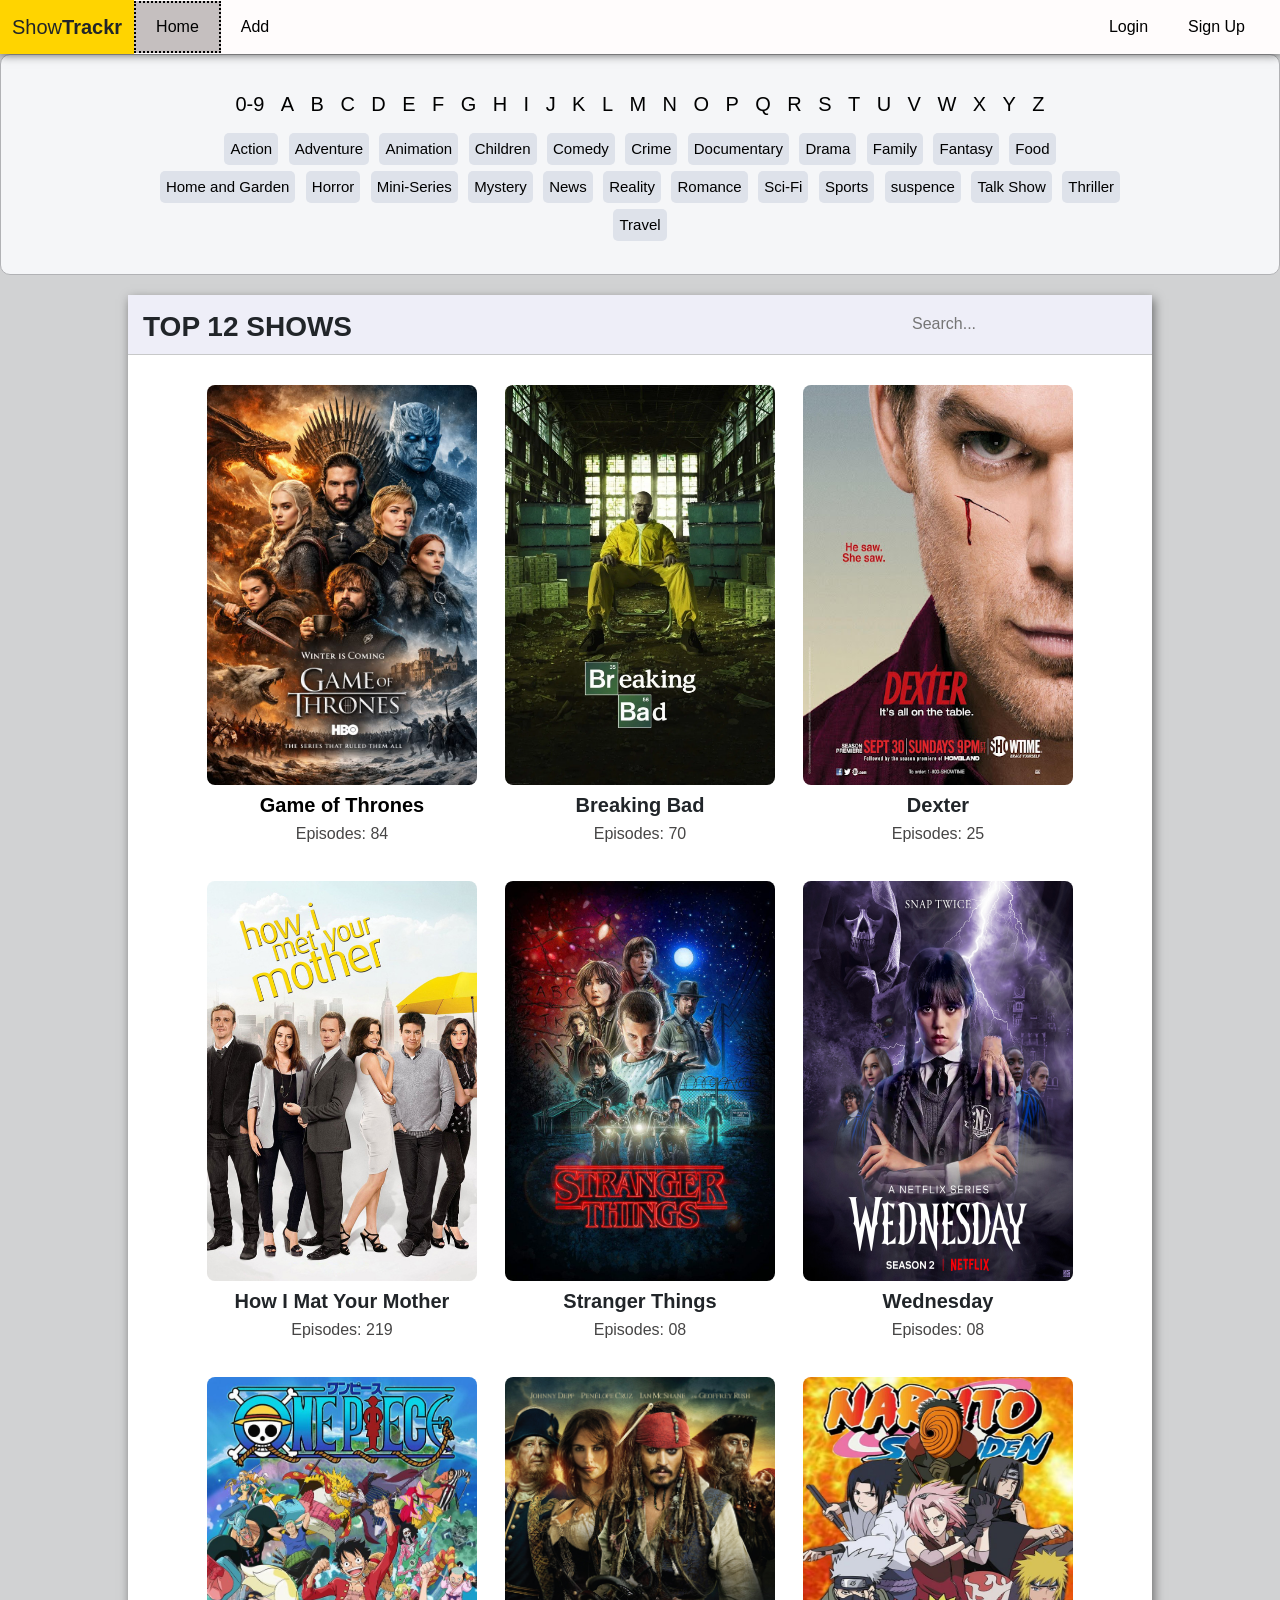
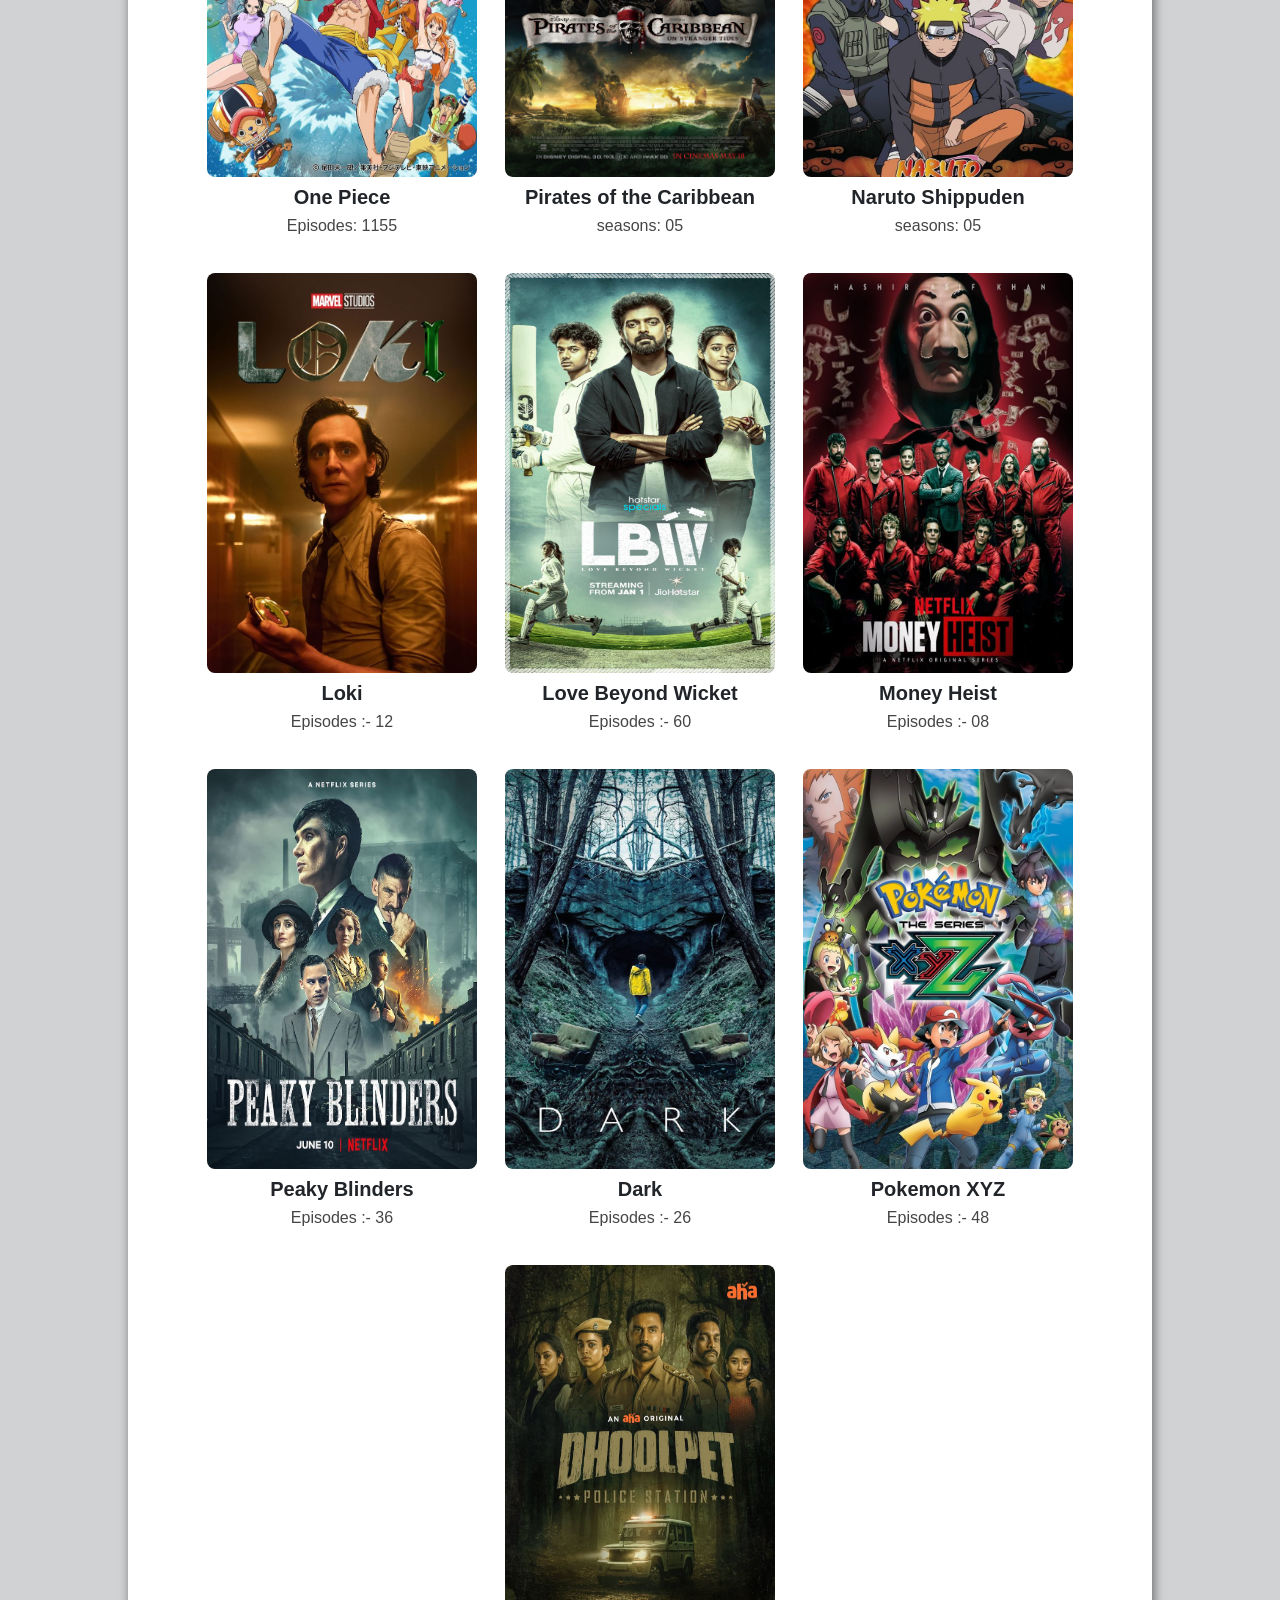
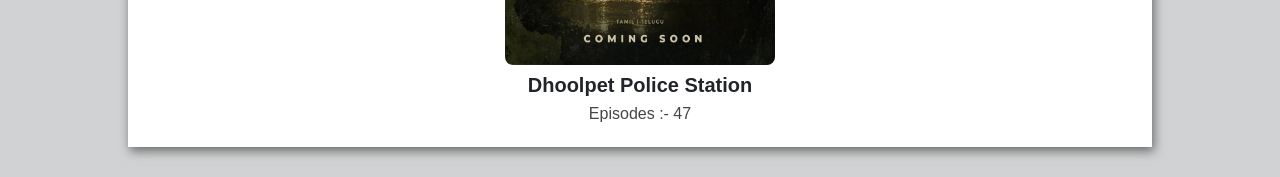
<file: index.html>
<!doctype html>
<html lang="en">
  <head>
    <meta charset="UTF-8" />
    <meta name="viewport" content="width=device-width, initial-scale=1.0" />
    <title>ShowTrackr</title>
    <link
      href="https://cdn.jsdelivr.net/npm/bootstrap@5.3.0/dist/css/bootstrap.min.css"
      rel="stylesheet"
    />
    <link rel="stylesheet" href="css/style.css" />
  </head>
  <body>
    <!-- Nav Bar -->

    <nav class="navbar">
      <div class="navbar-container">
         
        <div class="logo">Show<b>Trackr</b></div>

        <div class="left-menu">
          <a class="nav-link" id="nav-select" href="index.html">Home</a>
          <a class="nav-link" href="add.html">Add</a>
        </div>

        <div class="right-links">
          <a class="nav-link" href="login.html">Login</a>
          <a class="nav-link" href="signup.html">Sign Up</a>
        </div>
      </div>
    </nav>

    <section class="search">
      <div class="alphabet">
        <button onclick="letterfilter('0-9')">0-9</button>
        <button onclick="letterfilter('A')">A</button>
        <button onclick="letterfilter('B')">B</button>
        <button onclick="letterfilter('C')">C</button>
        <button onclick="letterfilter('D')">D</button>
        <button onclick="letterfilter('E')">E</button>
        <button onclick="letterfilter('F')">F</button>
        <button onclick="letterfilter('G')">G</button>
        <button onclick="letterfilter('H')">H</button>
        <button onclick="letterfilter('I')">I</button>
        <button onclick="letterfilter('J')">J</button>
        <button onclick="letterfilter('K')">K</button>
        <button onclick="letterfilter('L')">L</button>
        <button onclick="letterfilter('M')">M</button>
        <button onclick="letterfilter('N')">N</button>
        <button onclick="letterfilter('O')">O</button>
        <button onclick="letterfilter('P')">P</button>
        <button onclick="letterfilter('Q')">Q</button>
        <button onclick="letterfilter('R')">R</button>
        <button onclick="letterfilter('S')">S</button>
        <button onclick="letterfilter('T')">T</button>
        <button onclick="letterfilter('U')">U</button>
        <button onclick="letterfilter('V')">V</button>
        <button onclick="letterfilter('W')">W</button>
        <button onclick="letterfilter('X')">X</button>
        <button onclick="letterfilter('Y')">Y</button>
        <button onclick="letterfilter('Z')">Z</button>
      </div>

      <div class="categories">
        <button onclick="categoryfilter('Action')">Action</button>
        <button onclick="categoryfilter('Adventure')">Adventure</button>
        <button onclick="categoryfilter('Animation')">Animation</button>
        <button onclick="categoryfilter('Children')">Children</button>
        <button onclick="categoryfilter('Comedy')">Comedy</button>
        <button onclick="categoryfilter('Crime')">Crime</button>
        <button onclick="categoryfilter('Documentary')">Documentary</button>
        <button onclick="categoryfilter('Drama')">Drama</button>
        <button onclick="categoryfilter('Family')">Family</button>
        <button onclick="categoryfilter('Fantasy')">Fantasy</button>
        <button onclick="categoryfilter('Food')">Food</button>
        <button onclick="categoryfilter('Home-and-Garden')">Home and Garden</button>
        <button onclick="categoryfilter('Horror')">Horror</button>
        <button onclick="categoryfilter('Mini-Series')">Mini-Series</button>
        <button onclick="categoryfilter('Mystery')">Mystery</button>
        <button onclick="categoryfilter('News')">News</button>
        <button onclick="categoryfilter('Reality')">Reality</button>
        <button onclick="categoryfilter('Romance')">Romance</button>
        <button onclick="categoryfilter('Sci-Fi')">Sci-Fi</button>
        <button onclick="categoryfilter('Sports')">Sports</button>
        <button onclick="categoryfilter('Suspence')">suspence</button>
        <button onclick="categoryfilter('Talk-Show')">Talk Show</button>
        <button onclick="categoryfilter('Thriller')">Thriller</button>
        <button onclick="categoryfilter('Travel')">Travel</button>
      </div>
    </section>

    <section class="container-home">
      <div class="header-home">
        <h3>TOP 12 SHOWS</h3>
        <input type="search" placeholder="Search..." />
      </div>
      <hr />

      <div class="cards">
        <div class="card" data-category="Drama Fantasy Action Adventure">
          <img src="assets/Images/GOT-image.jpg" alt="GOT" />
          <a href="detail.html" class="got"><h5>Game of Thrones</h5></a>
          <p>Episodes: 84</p>
        </div>
        <div class="card" data-category="Crime Drama Thriller Comedy">
          <img src="assets/Images/Breaking Bad.webp" alt="Braking Bad" />
          <h5>Breaking Bad</h5>
          <p>Episodes: 70</p>
        </div>
        <div class="card" data-category="Drama Thriller Drama Comedy">
          <img src="assets/Images/Dexter.jpg" alt="Dexter" />
          <h5>Dexter</h5>
          <p>Episodes: 25</p>
        </div>
        <div class="card" data-category="Romance Comedy ">
          <img
            src="assets/Images/How I Mat Your Mother.jpg"
            alt="How I Mat Your Mother" 
          />
          <h5>How I Mat Your Mother</h5>
          <p>Episodes: 219</p>
        </div>
        <div class="card" data-category="Sci-Fi Horror Drama Thriller Mystery Fantasy">
          <img src="assets/Images/Stranger Things.jpg" alt="Stranger Things" />
          <h5>Stranger Things</h5>
          <p>Episodes: 08</p>
        </div>
        <div class="card" data-category="Horror Fantasy Drama Mystery">
          <img src="assets/Images/Wednesday-2.jpg" alt="Wednesday-2" />
          <h5>Wednesday</h5>
          <p>Episodes: 08</p>
        </div>
        <div class="card" data-category="Action Adventure Fantasy Comedy Animation">
          <img src="assets/Images/One Piece.jpg" alt="One Piece" />
          <h5>One Piece</h5>
          <p>Episodes: 1155</p>
        </div>
        <div class="card" data-category="Fantasy Adventure Action"> 
          <img
            src="assets/Images/Pirates of the Caribbean.jpg"
            alt="Pirates of the Caribbean"
          />
          <h5>Pirates of the Caribbean</h5>
          <p>seasons: 05</p>
        </div>
        <div class="card" data-category="Action Adventure Fantasy Animation">
          <img
            src="assets/Images/naruto.jpg"
            alt="Naruto Shippuden"
          />
          <h5>Naruto Shippuden</h5>
          <p>seasons: 05</p>
        </div>
        <div class="card" data-category="Fantasy Sci-Fi Action Adventure">
          <img
            src="assets/Images/loki.jpg"
            alt="Loki"
          />
          <h5>Loki</h5>
          <p>Episodes :- 12</p>
        </div>
        <div class="card" data-category="Drama Romance Sports">
          <img
            src="assets/Images/lbw.jpg"
            alt="Love Beyond Wicket"
          />
          <h5>Love Beyond Wicket</h5>
          <p>Episodes :- 60</p>
        </div>
        <div class="card" data-category="Crime Drama Thriller Action Suspence"> 
          <img
            src="assets/Images/money heist.jpg"
            alt="Money Heist"
          />
          <h5>Money Heist</h5>
          <p>Episodes :- 08</p>
        </div>
        <div class="card" data-category="Crime Drama Thriller">
          <img
            src="assets/Images/peaky blinders.jpg"
            alt="Peaky Blinders"
          />
          <h5>Peaky Blinders</h5>
          <p>Episodes :- 36</p>
        </div>
        <div class="card" data-category="Thriller Mystery Suspence Horror">
          <img
            src="assets/Images/dark.jpg"
            alt="Dark"
          />
          <h5>Dark</h5>
          <p>Episodes :- 26</p>
        </div>
        <div class="card" data-category="Adventure Comedy Action Fantasy Drama">
          <img
            src="assets/Images/pokemon-xyz.jpg"
            alt="Pokemon"
          />
          <h5>Pokemon XYZ</h5>
          <p>Episodes :- 48</p>
        </div>
        <div class="card" data-category="Crime Thriller Drama Mystery Suspence">
          <img
            src="assets/Images/dhoolpet-police.jpg"
            alt="Dhoolpet Police Station"
          />
          <h5>Dhoolpet Police Station</h5>
          <p>Episodes :- 47</p>
        </div>
      </div>
    </section>
    <script src="/js/home.js"></script>
  </body>
</html>
</file>
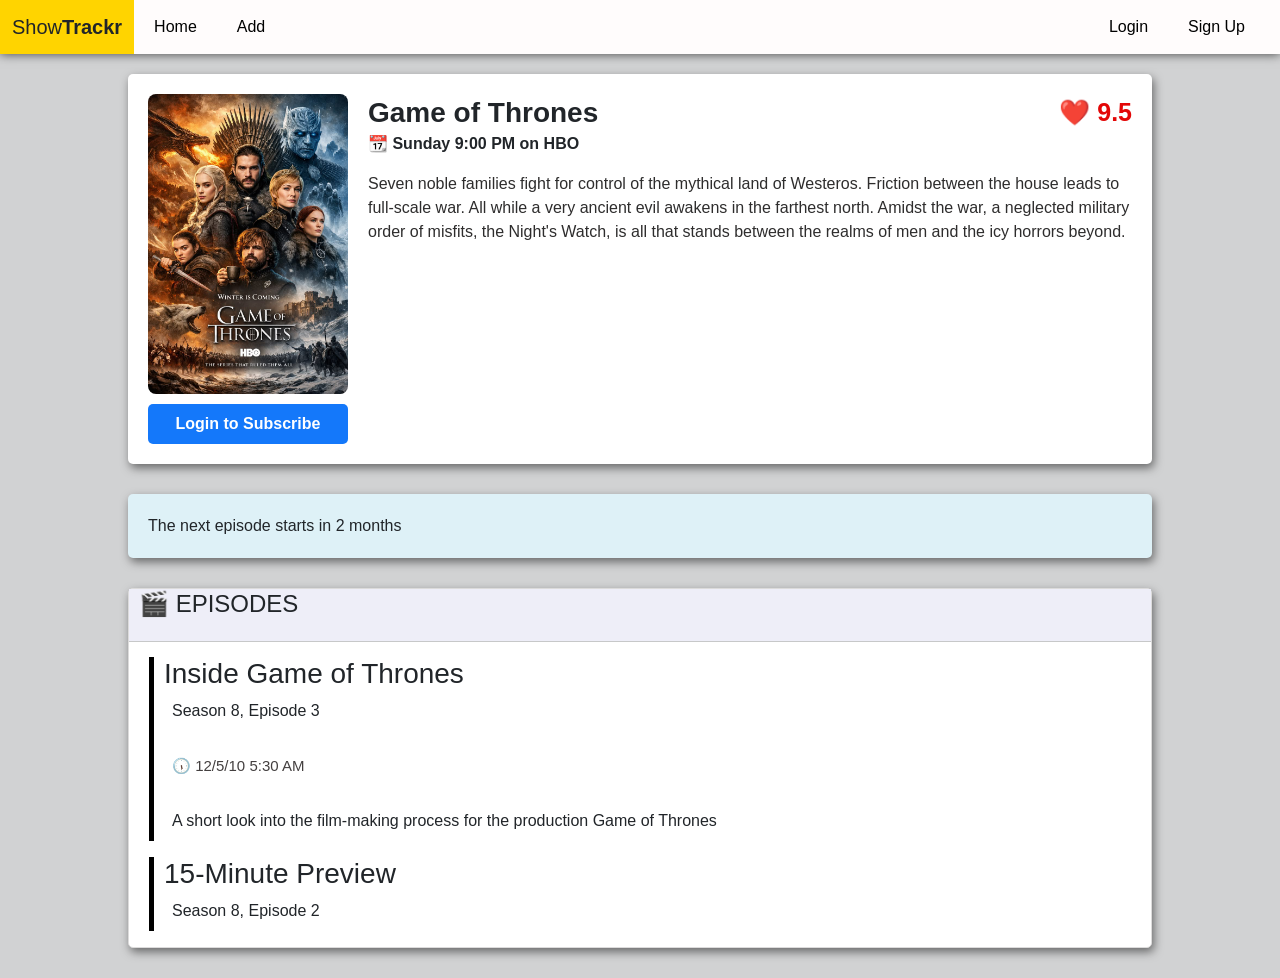
<file: detail.html>
<!doctype html>
<html lang="en">
  <head>
    <meta charset="UTF-8" />
    <meta name="viewport" content="width=device-width, initial-scale=1.0" />
    <title>ShowTracker</title>
    <link href="https://cdn.jsdelivr.net/npm/bootstrap@5.3.0/dist/css/bootstrap.min.css" rel="stylesheet">
    <link rel="stylesheet" href="css/style.css" />
  </head>
  <body>
    <nav class="navbar">
  <div class="navbar-container">

    <!-- Logo -->
    <div class="logo">Show<b>Trackr</b></div>

    <!-- Left menu -->
    <div class="left-menu">
      <a class="nav-link" href="index.html">Home</a>
      <a class="nav-link" href="add.html">Add</a>
    </div>

    <!-- Right menu -->
    <div class="right-links">
      <a class="nav-link" href="login.html">Login</a>
      <a class="nav-link" href="signup.html">Sign Up</a>
    </div>

  </div>
</nav>

    <!-- Detail Page -->

    <section class="container-detail">
      <div class="detail-card">
        <img src="assets/Images/GOT-image.jpg" alt="Game of Thrones" />

        <div class="details">
          <div class="header-detail">
            <h3>Game of Thrones</h3>

            <div class="rating">❤️ 9.5</div>
          </div>

          <p class="schedule">📆 Sunday 9:00 PM on HBO</p>
          <p class="description">
            Seven noble families fight for control of the mythical land of
            Westeros. Friction between the house leads to full-scale war. All
            while a very ancient evil awakens in the farthest north. Amidst the
            war, a neglected military order of misfits, the Night's Watch, is
            all that stands between the realms of men and the icy horrors
            beyond.
          </p>

          
        </div>
      </div>
      <div><button class="subscribe" onclick="redirectSubscribe()"><a href="#">Login to Subscribe</a></button></div>
    </section>
    <section class="next-episode">
      The next episode starts in 2 months
    </section>
    <section class="container-episodes">
      
        <div class="episodes-header">
        <h4>🎬 EPISODES</h4>
        </div>
        <hr>
        <div class="episode">
          <h3>Inside Game of Thrones</h3>
          <p>Season 8, Episode 3</p>
          <p class="time">🕠 12/5/10 5:30 AM</p>
          <p>
            A short look into the film-making process for the production Game of
            Thrones
          </p>
        </div>
        <div class="episode">
          <h3>15-Minute Preview</h3>
          <p>Season 8, Episode 2</p>
        </div>
      
    </section>
    <script src="js/detail.js"></script>
  </body>
</html>
</file>
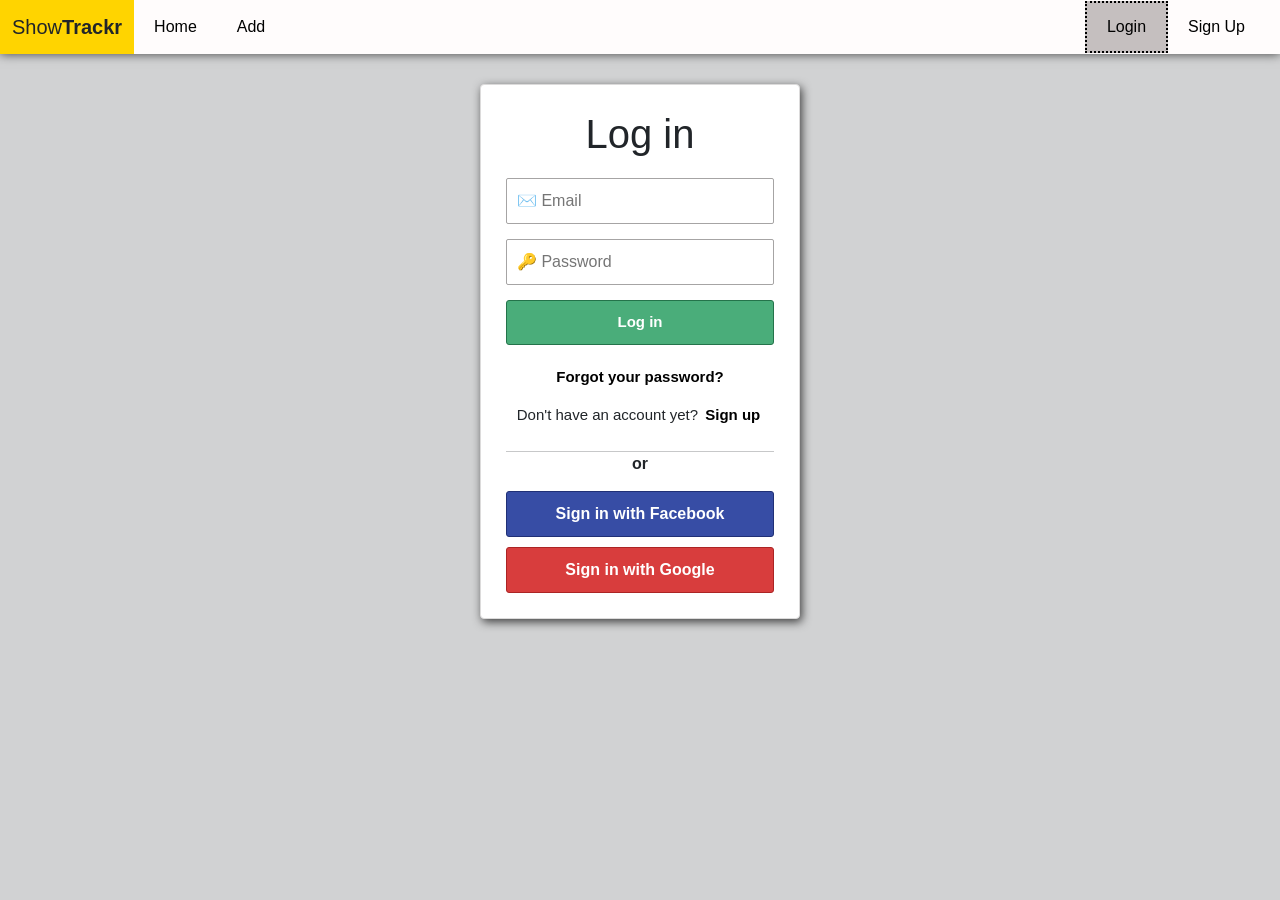
<file: login.html>
<!doctype html>
<html lang="en">
  <head>
    <meta charset="UTF-8" />
    <meta name="viewport" content="width=device-width, initial-scale=1.0" />
    <title>ShowTrackr</title>
    <link href="https://cdn.jsdelivr.net/npm/bootstrap@5.3.0/dist/css/bootstrap.min.css" rel="stylesheet">
    <link rel="stylesheet" href="css/style.css" />
    
  </head>
  <body>
    <nav class="navbar">
  <div class="navbar-container">

    <!-- Logo -->
    <div class="logo">Show<b>Trackr</b></div>

    <!-- Left menu -->
    <div class="left-menu">
      <a class="nav-link" id="nav-home" href="index.html">Home</a>
      <a class="nav-link" href="add.html">Add</a>
    </div>

    <!-- Right menu -->
    <div class="right-links">
      <a class="nav-link" id="nav-select" href="login.html">Login</a>
      <a class="nav-link" href="signup.html">Sign Up</a>
    </div>

  </div>
</nav>

    <!-- Login Page -->

    <section class="container-login">
      <form action="">
        <div class="header-login">
          <h1>Log in</h1>
        </div>
        <div class="input-box">
          <input type="email" placeholder="✉️ Email" id="loginemail" required/>
        </div>
        <div class="input-box">
          <input type="password" id="loginpassword" placeholder="🔑 Password" minlength="5" required/>
        </div>
        <button class="loginButton" onclick="loginButton()">Log in</button>
        <div class="forgot"><a href="#" class="forgot-link">Forgot your password?</a></div>
        <p class="signup">
          Don't have an account yet? <a href="#" onclick="redirectSignup()">Sign up</a>
        </p>
        <hr>
        <div class="devider">or</div>
        <button class="facebook">Sign in with Facebook</button>
        <button class="google">Sign in with Google</button>
      </form>
    </section>
    <script src="js/login.js"></script>
  </body>
</html>
</file>
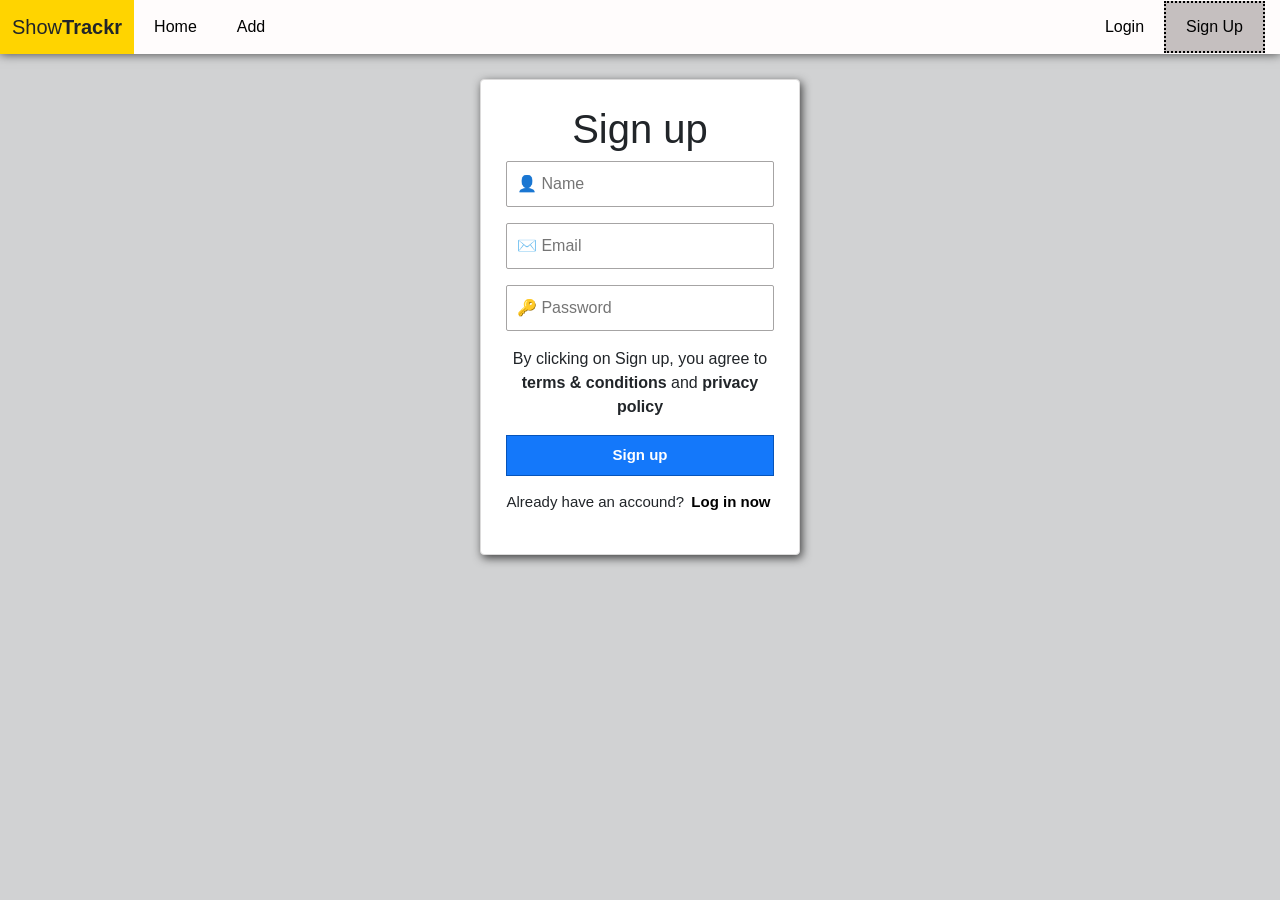
<file: signup.html>
<!DOCTYPE html>
<html lang="en">
<head>
    <meta charset="UTF-8">
    <meta name="viewport" content="width=device-width, initial-scale=1.0">
    <title>ShowTrackr</title>
    <link href="https://cdn.jsdelivr.net/npm/bootstrap@5.3.0/dist/css/bootstrap.min.css" rel="stylesheet">
    <link rel="stylesheet" href="css/style.css">
</head>
<body>
    <nav class="navbar">
  <div class="navbar-container">

    <div class="logo">Show<b>Trackr</b></div>

    <div class="left-menu">
      <a class="nav-link" id="nav-home" href="index.html">Home</a>
      <a class="nav-link" href="add.html">Add</a>
    </div>

    <div class="right-links">
      <a class="nav-link" href="login.html">Login</a>
      <a class="nav-link" id="nav-select" href="signup.html">Sign Up</a>
    </div>

  </div>
</nav>

    <!-- Sign up -->

    <section class="container-signup">
      <form action="">
        <div class="header-signup">
          <h1>Sign up</h1>
        </div>
        <div class="input-box">
          <input type="text" id="signupName" onblur="validateName()" placeholder="👤 Name" >
        </div>
        <p id="signupnameError"></p>
        <div class="input-box">
          <input type="email" id="signupEmail" onblur="validateEmail()" placeholder="✉️ Email">
        </div>
        <p id="signupemailError"></p>
        <div class="input-box">
          <input type="password" id="signupPassword" onblur="validatePassword()" placeholder="🔑 Password" minlength="5" >
        </div>
        <p id="signuppasswordError"></p>
        <p>By clicking on Sign up, you agree to <b>terms & conditions</b> and <b>privacy policy</b></p>
        <button class="signupButton">Sign up</button>

        <p class="login-text">Already have an accound? <a href="#" class="login-link" onclick="redirectLogin()">Log in now</a></p>
      </form>
    </section>    

    <script src="js/signup.js"></script>
</body>
</html>
</file>
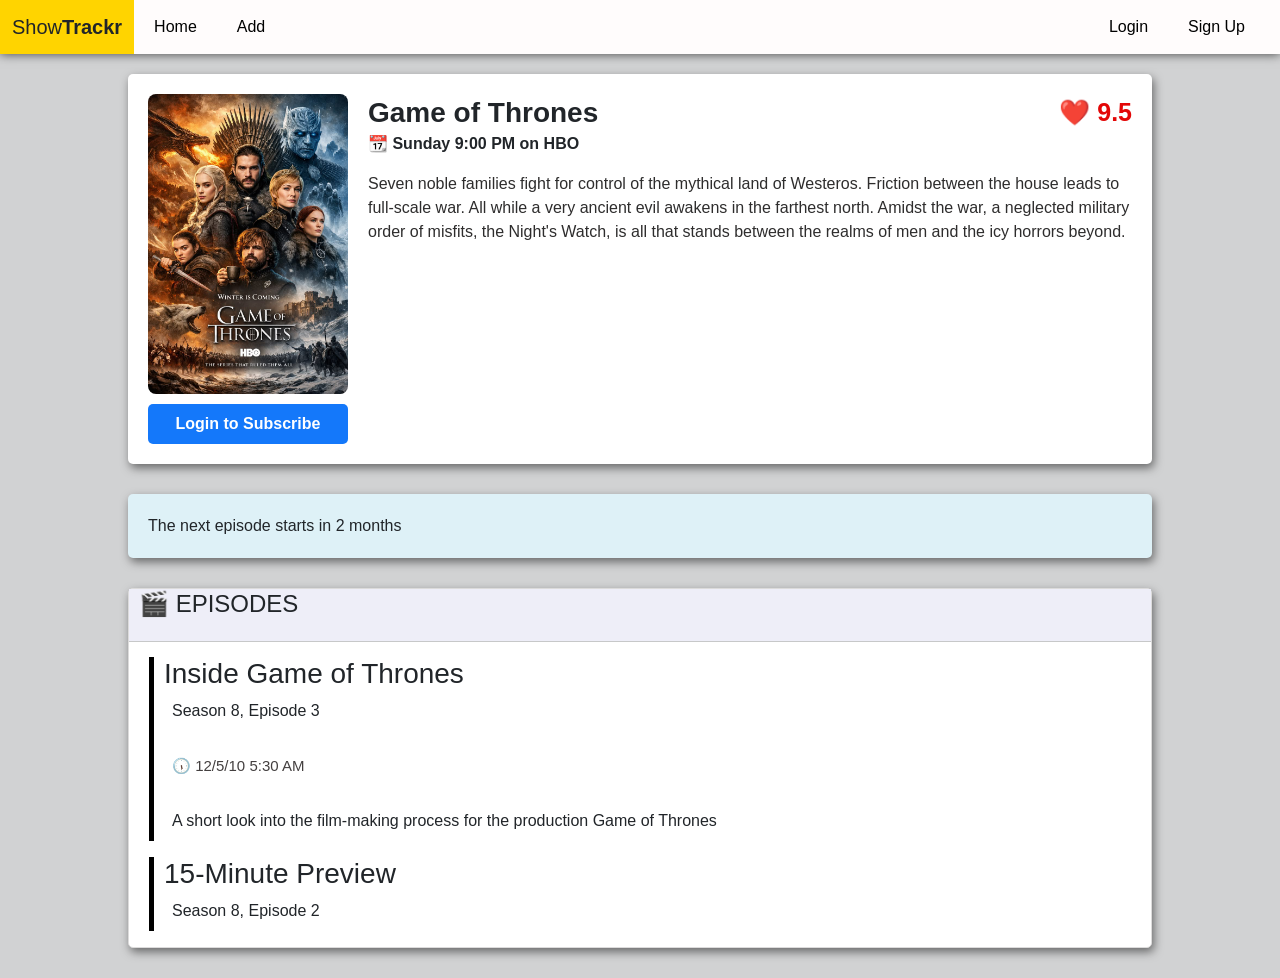
<file: Assignment1_FirstName/detail.html>
<!doctype html>
<html lang="en">
  <head>
    <meta charset="UTF-8" />
    <meta name="viewport" content="width=device-width, initial-scale=1.0" />
    <title>ShowTracker</title>
    <link href="https://cdn.jsdelivr.net/npm/bootstrap@5.3.0/dist/css/bootstrap.min.css" rel="stylesheet">
    <link rel="stylesheet" href="../css/style.css" />
  </head>
  <body>
    <nav class="navbar">
  <div class="navbar-container">

    <!-- Logo -->
    <div class="logo">Show<b>Trackr</b></div>

    <!-- Left menu -->
    <div class="left-menu">
      <a class="nav-link" href="index.html">Home</a>
      <a class="nav-link" href="add.html">Add</a>
    </div>

    <!-- Right menu -->
    <div class="right-links">
      <a class="nav-link" href="login.html">Login</a>
      <a class="nav-link" href="signup.html">Sign Up</a>
    </div>

  </div>
</nav>

    <!-- Detail Page -->

    <section class="container-detail">
      <div class="detail-card">
        <img src="../assets/GOT-image.jpg" alt="Game of Thrones" />

        <div class="details">
          <div class="header-detail">
            <h3>Game of Thrones</h3>

            <div class="rating">❤️ 9.5</div>
          </div>

          <p class="schedule">📆 Sunday 9:00 PM on HBO</p>
          <p class="description">
            Seven noble families fight for control of the mythical land of
            Westeros. Friction between the house leads to full-scale war. All
            while a very ancient evil awakens in the farthest north. Amidst the
            war, a neglected military order of misfits, the Night's Watch, is
            all that stands between the realms of men and the icy horrors
            beyond.
          </p>

          
        </div>
      </div>
      <div><button class="subscribe"><a href="login.html">Login to Subscribe</a></button></div>
    </section>
    <section class="next-episode">
      The next episode starts in 2 months
    </section>
    <section class="container-episodes">
      
        <div class="episodes-header">
        <h4>🎬 EPISODES</h4>
        </div>
        <hr>
        <div class="episode">
          <h3>Inside Game of Thrones</h3>
          <p>Season 8, Episode 3</p>
          <p class="time">🕠 12/5/10 5:30 AM</p>
          <p>
            A short look into the film-making process for the production Game of
            Thrones
          </p>
        </div>
        <div class="episode">
          <h3>15-Minute Preview</h3>
          <p>Season 8, Episode 2</p>
        </div>
      
    </section>
    <script src="../js/detail.js"></script>
  </body>
</html>
</file>
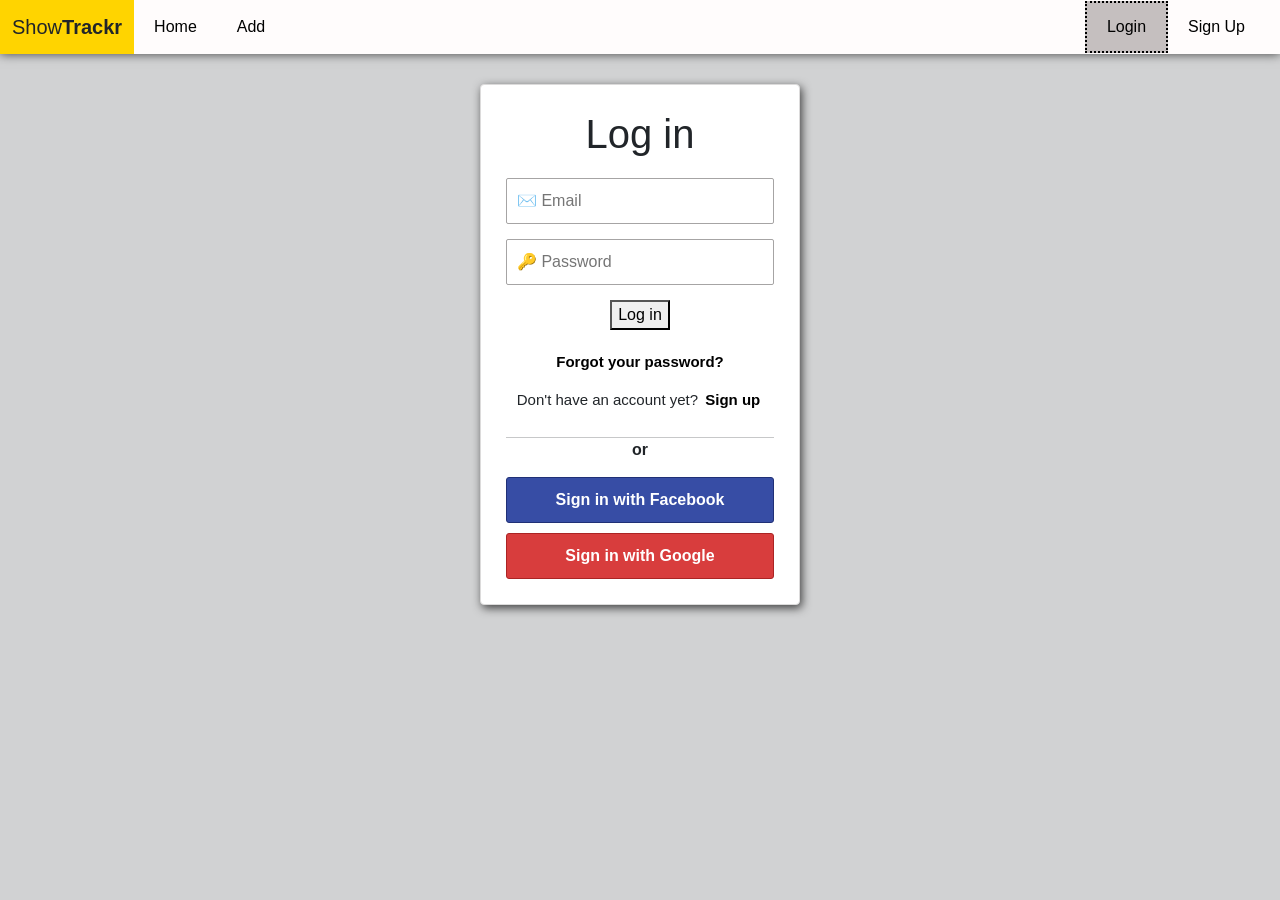
<file: Assignment1_FirstName/login.html>
<!doctype html>
<html lang="en">
  <head>
    <meta charset="UTF-8" />
    <meta name="viewport" content="width=device-width, initial-scale=1.0" />
    <title>ShowTrackr</title>
    <link href="https://cdn.jsdelivr.net/npm/bootstrap@5.3.0/dist/css/bootstrap.min.css" rel="stylesheet">
    <link rel="stylesheet" href="../css/style.css" />
    
  </head>
  <body>
    <nav class="navbar">
  <div class="navbar-container">

    <!-- Logo -->
    <div class="logo">Show<b>Trackr</b></div>

    <!-- Left menu -->
    <div class="left-menu">
      <a class="nav-link" id="nav-home" href="index.html">Home</a>
      <a class="nav-link" href="add.html">Add</a>
    </div>

    <!-- Right menu -->
    <div class="right-links">
      <a class="nav-link" id="nav-select" href="login.html">Login</a>
      <a class="nav-link" href="signup.html">Sign Up</a>
    </div>

  </div>
</nav>

    <!-- Login Page -->

    <section class="container-login">
      <form action="">
        <div class="header-login">
          <h1>Log in</h1>
        </div>
        <div class="input-box">
          <input type="email" placeholder="✉️ Email" required/>
        </div>
        <div class="input-box">
          <input type="password" placeholder="🔑 Password" minlength="5" required/>
        </div>
        <button class="login-button">Log in</button>
        <div class="forgot"><a href="#" class="forgot-link">Forgot your password?</a></div>
        <p class="signup">
          Don't have an account yet? <a href="signup.html">Sign up</a>
        </p>
        <hr>
        <div class="devider">or</div>
        <button class="facebook">Sign in with Facebook</button>
        <button class="google">Sign in with Google</button>
      </form>
    </section>
    <script src="../js/login.js"></script>
  </body>
</html>
</file>
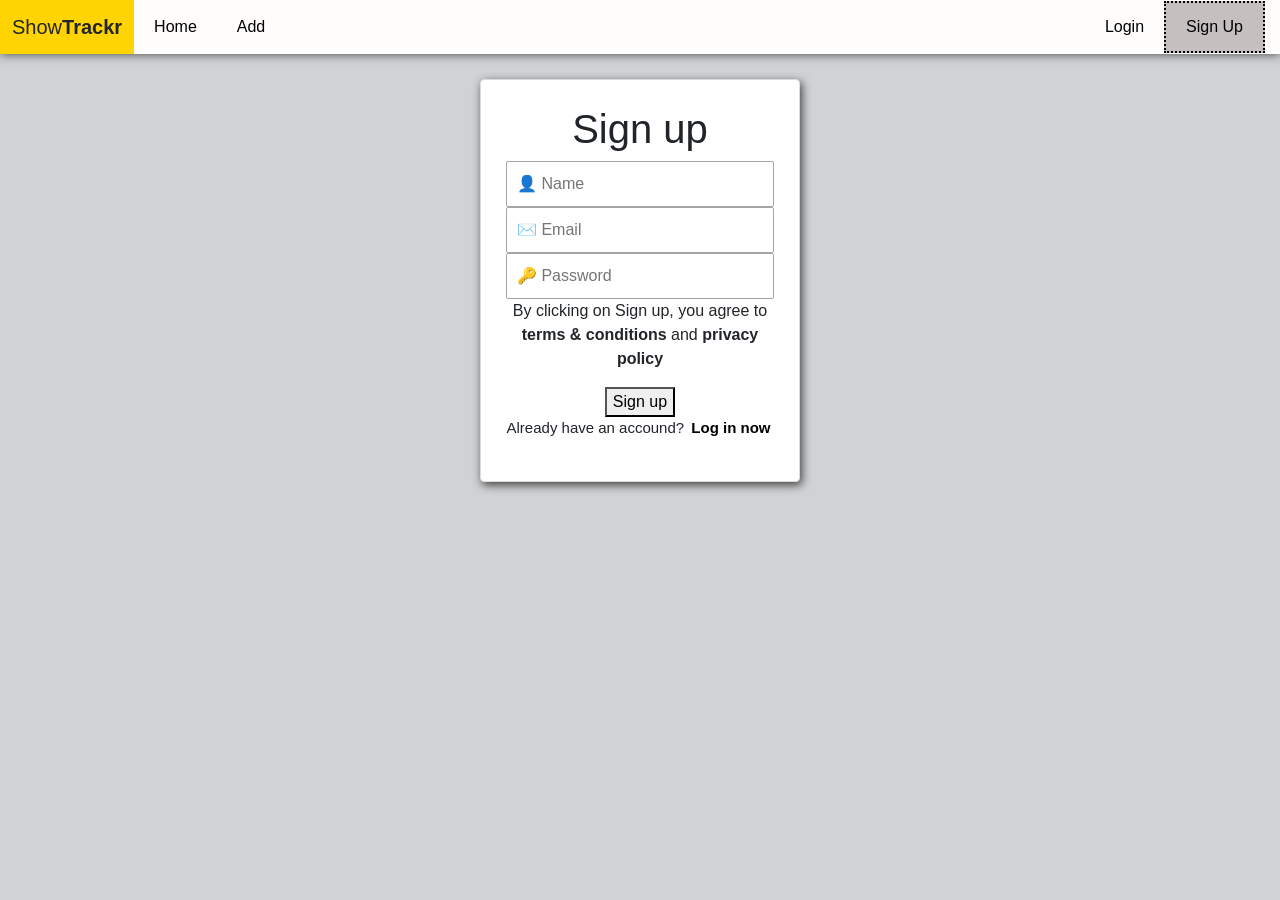
<file: Assignment1_FirstName/signup.html>
<!DOCTYPE html>
<html lang="en">
<head>
    <meta charset="UTF-8">
    <meta name="viewport" content="width=device-width, initial-scale=1.0">
    <title>Document</title>
    <link href="https://cdn.jsdelivr.net/npm/bootstrap@5.3.0/dist/css/bootstrap.min.css" rel="stylesheet">
    <link rel="stylesheet" href="../css/style.css">
</head>
<body>
    <nav class="navbar">
  <div class="navbar-container">

    <!-- Logo -->
    <div class="logo">Show<b>Trackr</b></div>

    <!-- Left menu -->
    <div class="left-menu">
      <a class="nav-link" id="nav-home" href="index.html">Home</a>
      <a class="nav-link" href="add.html">Add</a>
    </div>

    <!-- Right menu -->
    <div class="right-links">
      <a class="nav-link" href="login.html">Login</a>
      <a class="nav-link" id="nav-select" href="signup.html">Sign Up</a>
    </div>

  </div>
</nav>

    <!-- Sign up -->

    <section class="container-signup">
      <form action="">
        <div class="header-signup">
          <h1>Sign up</h1>
        </div>
        <div class="input-box">
          <input type="text" placeholder="👤 Name" required/>
        </div>
        <div class="input-box">
          <input type="email" placeholder="✉️ Email" required/>
        </div>
        <div class="input-box">
          <input type="password" placeholder="🔑 Password" minlength="5" required/>
        </div>
        <p>By clicking on Sign up, you agree to <b>terms & conditions</b> and <b>privacy policy</b></p>
        <button class="signup-btn">Sign up</button>

        <p class="login-text">Already have an accound? <a href="login.html" class="login-link">Log in now</a></p>
      </form>
    </section>    

    <script src="../js/signup.js"></script>
</body>
</html>
</file>
<file: css/style.css>
/* Home Page */

body {
    margin: 0;
    background-color: #d1d2d3;
    font-family: Arial, Helvetica, sans-serif;
   
}

.navbar-container {
      display: flex;
      align-items: center;
      width: 100%;
}

.navbar {
    display: flex;
    justify-content: space-between;
    align-items: center;
    gap: 10px;
    background: rgb(255, 252, 252);
    width: 100%;
    padding: 0;
}

.navbar-container {
     box-shadow: 0 0 10px rgba(0,0,0,0.7);
}

.logo {
    background-color: #ffd400;
    font-size: 20px;
    
    padding: 12px;
}

.nav-link {
      padding: 12px 20px !important;
      margin: 0 auto;
      text-decoration: none;
      color: black;
}

.nav-link:hover {
    width: 60px auto;
    border: 2px solid black;
    border-style: none;
    background-color: rgb(197, 191, 191);
    margin: 0 auto;
    border-radius: 10px;
}

#nav-select {
    border: 2px solid black;
    border-style: dotted;
    padding: 15px 10px;
    background-color: rgb(197, 191, 191);
}

.left-menu {
      display: flex;
      align-items: center;
}

.right-links {
      margin-left: auto;
      display: flex;
      align-items: center;
      padding-right: 15px;
}

.right-links .nav-link:hover {
      text-decoration: underline;
}

/* Top 12 Shows */

.search {
    width: 100% auto;
    margin:0 ;
    background-color: #f5f6f8;
    padding: 3px 150px;
    padding-bottom: 30px;
    border:1px solid #b1b2b5;
    border-radius: 10px;
}

.alphabet {
    margin: 30px;
    margin-bottom: 10px;
    text-align: center;
}

.alphabet button {
    border-style: none;
    font-size: 20px;
    background-color: #f5f6f8;
    cursor: pointer;
}

.alphabet button:hover {
    background-color: #b4b5b9;
    border-radius: 10px;
}

.categories {
    text-align: center;
    line-height: 30px;
    
}

.categories button {
    background-color: rgb(222, 226, 234);
    border: none;
    border-radius: 5px;
    font-size: 15px;
    cursor: pointer;
    margin: 3px;
}

.categories button:hover {
    background-color: rgb(158, 160, 163);
}

.container-home {
    width: 80%;
    margin: auto;
    background-color: white;
    padding: 0px;
    
    box-shadow: 2px 4px 10px rgba(0,0,0,0.5);
    margin-top: 20px;
    margin-bottom: 30px;

}
.header-home {
    display: flex;
    justify-content: space-between;
   background-color: rgb(238, 238, 248);
    padding: 0 15px;
    
}

.header-home h3 {
    margin: 0;
    margin-bottom: 10px;
    padding-top: 15px;
    font-weight: bold;
}

.header-home input {
    padding: 5px;
    border: none;
    width: 230px;
    background-color: rgb(238, 238, 248);

}

.container-home hr {
    margin-top: 0;
}

.card img {
    width: 270px;
    height: 400px;
    border-radius: 8px;
    padding: 0;
    margin: 14px;
    margin-bottom: 0;
}

.card h5 {
    margin: 8px;
    margin-bottom: 0;
    font-weight: bold;
}

.card p {
    padding-top: 5px;
    padding-bottom: 5px;
    color: rgb(70, 69, 69);
}

.cards {
    display: flex;
    flex-wrap: wrap;
    justify-content: center;
    width: 100%;
}

.card {
    border: none;
    padding: 0px;
    text-align: center;
}


.got {
    text-decoration: none;
    color: black;
}

.got:hover {
    color: #0654ba;
}


/* Add Page */


.container-add {
    width: 80% ;
    background-color: white;
    margin: 50px auto;
    border: 1px solid #dcdbdb;
    box-shadow: 2px 4px 10px rgba(0,0,0,0.5);
}

.div-add {
    border: 2px solid black;
    border-style: dotted;
    padding: 15px 10px;
    background-color: rgb(197, 191, 191);
    margin: 0 auto;
}

.header-add {
    background-color: rgb(238, 238, 248);
    padding: 0px 20px;
}

.header-add h3 {
    margin: 0;
     margin-bottom: 0px;
     padding-top: 15px;
     padding-bottom: 15px;
}

.container-add hr {
    margin-top: 0;
}


.container-add label {
    display: block;
    margin-bottom: 8px;
    font-weight: bold;
    margin-left: 20px;
    margin-top: 20px;
}

.input-show {
    margin: 20px;
}

.input-show input{
    width: 95%;
    padding: 10px;
    border-radius: 2px;
    border: 1px solid #a6a4a4;
}

#message {
    margin-left: 85px;
    padding: 5px;
    width: 300px;
    border-radius: 8px;
}

.container-add button {
    background-color: #5bc0de;
    color: white;
    border: none;
    padding: 10px 20px;
    cursor: pointer;
    margin-left: 20px;
    margin-bottom: 25px;
}

.container-add button:hover {
    background-color: #0f97c0;
}

/* Detail Page */

.container-detail {
    width: 80%;
    margin: auto;
    background-color: white;
    padding: 20px;
    border-radius: 5px;
    box-shadow: 2px 4px 10px rgba(0,0,0,0.5);
    margin-top: 20px;
}
 
.detail-card {
    display: flex;
    
}
.detail-card img {
    width: 200px;
    border-radius: 8px;
}

.details {
    margin-left: 20px;
    flex: 1;
}

.header-detail {
    display: flex;
    justify-content: space-between;
    align-items: center;
}

.header-detail h3 {
    margin: 0;
    font-weight: bold;
}

.rating {
    color: rgb(227, 7, 7);
    font-weight: bold;
    font-size: 25px;
}

.schedule {
    margin: 10px opx;
    font-weight: bold;
    padding-bottom: 0;
}

.description {
    margin-top: 0;
    color: rgb(46, 45, 45);
}

.subscribe {
    width: 200px;
    background-color: #1478fa;
    border: none;
    padding: 8px 15px;
    font-weight: bold;
    margin-top: 10px;
    border-radius: 5px;
    cursor: pointer;
}
.subscribe a {
    text-decoration: none;
    color: white;
    font-weight: bold;
}


.details button:hover {
    background-color: #045394;
}

/* Next Episode */

.next-episode {
    width: 80%;
    margin: auto;
    background-color: rgb(222, 241, 247);
    padding: 20px;
    border-radius: 5px;
    box-shadow: 2px 4px 10px rgba(0,0,0,0.5);
    margin-top: 30px;
}


/* EPISODES */

.container-episodes {
    width: 80% ;
    background-color: white;
    margin: 30px auto;
    border: 1px solid #dcdbdb;
    box-shadow: 2px 4px 10px rgba(0,0,0,0.5);
    border-radius: 5px;
}


    

.episodes-header {
    background-color: rgb(238, 238, 248);
    padding: 2px 10px;
    margin: 0;
    height: 52px;
    padding-top: 1px;
    
}

.container-episodes hr {
    margin: 0;
}

.episode {
    border-left: 5px solid black;
    padding-left: 10px;
    margin-bottom: 15px;
    margin-left: 20px;
}

.episode h3 {
    margin: 0;
    margin-top: 15px;
}

.episode p {
    padding: 8px;
}

.time {
    font-size: 12px;
    color: #433f3f;
    font-size: 15px;
}

/* Login Page */

.div-login {
    border: 2px solid black;
    border-style: dotted;
    padding: 15px 10px;
    background-color: rgb(197, 191, 191);
    margin: 0 auto;
}

.container-login {
    background-color: white;
    margin: 30px auto;
    border: 1px solid #dcdbdb;
    box-shadow: 2px 3px 10px rgba(0,0,0,0.7);
    border-radius: 4px;
    padding: 25px;
    width: 320px;
    text-align: center;
}



.header-login {
    margin-bottom: 20px;
    
}

.input-box {
    margin-bottom: 15px;
}

.input-box input {
    width: 100%;
    padding: 10px;
    border-radius: 2px;
    border: 1px solid #a6a4a4;
}

.loginButton {
    background-color: #4aad7a;
    border: 1px solid #24734a;
    width: 100%;
    padding: 10px;
    border-radius: 3px;
    color: white;
    font-weight: bold;
    font-size: 15px;
}

.loginButton:hover {
    background-color: #1b5035;
}

.forgot {
    margin-top: 10px;
    padding: 10px;
}

.forgot-link {
    text-decoration: none;
    color: black;
    font-size: 15px;
    font-weight: bold;
}

.forgot-link:hover {
    color: rgb(7, 107, 221);
    background-color: white;
}

.signup {
    font-size: 15px;
    margin-bottom: 20px;
    padding: 5px;
}
    

.signup a {
    text-decoration: none;
    color: black;
    font-weight: bold;
    padding: 3px;
}

.signup a:hover {
    background-color: #a6a4a4;
    border-radius: 5px;
    text-decoration: underline;
}

.container-login hr {
    margin-bottom: 0;
}

.devider {
    font-weight: bold;
    padding-top: 0;
    padding-bottom: 5px;
}

.container-login input {
    margin-bottom: 15px;
}

.facebook {
    width: 100%;
    padding: 10px;
    margin: 10px 0;
    background: rgb(55, 77, 165);
    color: white;
    border: 1px solid rgb(32, 48, 118);
    border-radius: 3px;
    cursor: pointer;
    font-weight: bold;
}

.facebook:hover {
    background-color: #23046b;
}

.google {
    width: 100%;
    padding: 10px;
    background: rgb(216, 61, 61);
    color: white;
    border: 1px solid rgb(171, 36, 36);
    border-radius: 3px;
    cursor: pointer;
    font-weight: bold;
}

.google:hover {
    background-color: rgb(151, 7, 7);
}
    





/* Sign up */

.container-signup {
   
    background-color: white;
    margin: 25px auto;
    border: 1px solid #dcdbdb;
    box-shadow: 2px 3px 10px rgba(0,0,0,0.7);
    border-radius: 4px;
    padding: 25px;
    width: 320px;
    text-align: center;
}



.div-signup {
    border: 2px solid black;
    border-style: dotted;
    padding: 15px 10px;
    background-color: rgb(197, 191, 191);
    margin: 0 auto;
}

.login-text {
    font-size: 15px;
}

.login-link {
    text-decoration: none;
    color: black;
    font-weight: bold;
    padding: 3px;

}

.login-link:hover {
    background-color: #a6a4a4;
    border-radius: 5px;
    text-decoration: underline;
}

.signupButton {
    width: 100%;
    background-color: #1478fa;
    border: 1px solid #0654ba;
    padding: 8px;
    color: white;
    font-weight: bold;
    font-size: 15px;
    cursor: pointer;
    margin-bottom: 15px;
}

.signupButton:hover {
    background-color: #034498;
}

.input-box {
    margin-bottom: 0;
}


#signuppasswordError {
    color: red;
    font-size: 15px;
    text-align: left;
    margin-top: 0;
}

#signupemailError {
    color: red;
    font-size: 15px;
    text-align: left;
}

#signupnameError {
    color: red;
    font-size: 15px;
    text-align: left;
}
</file>
